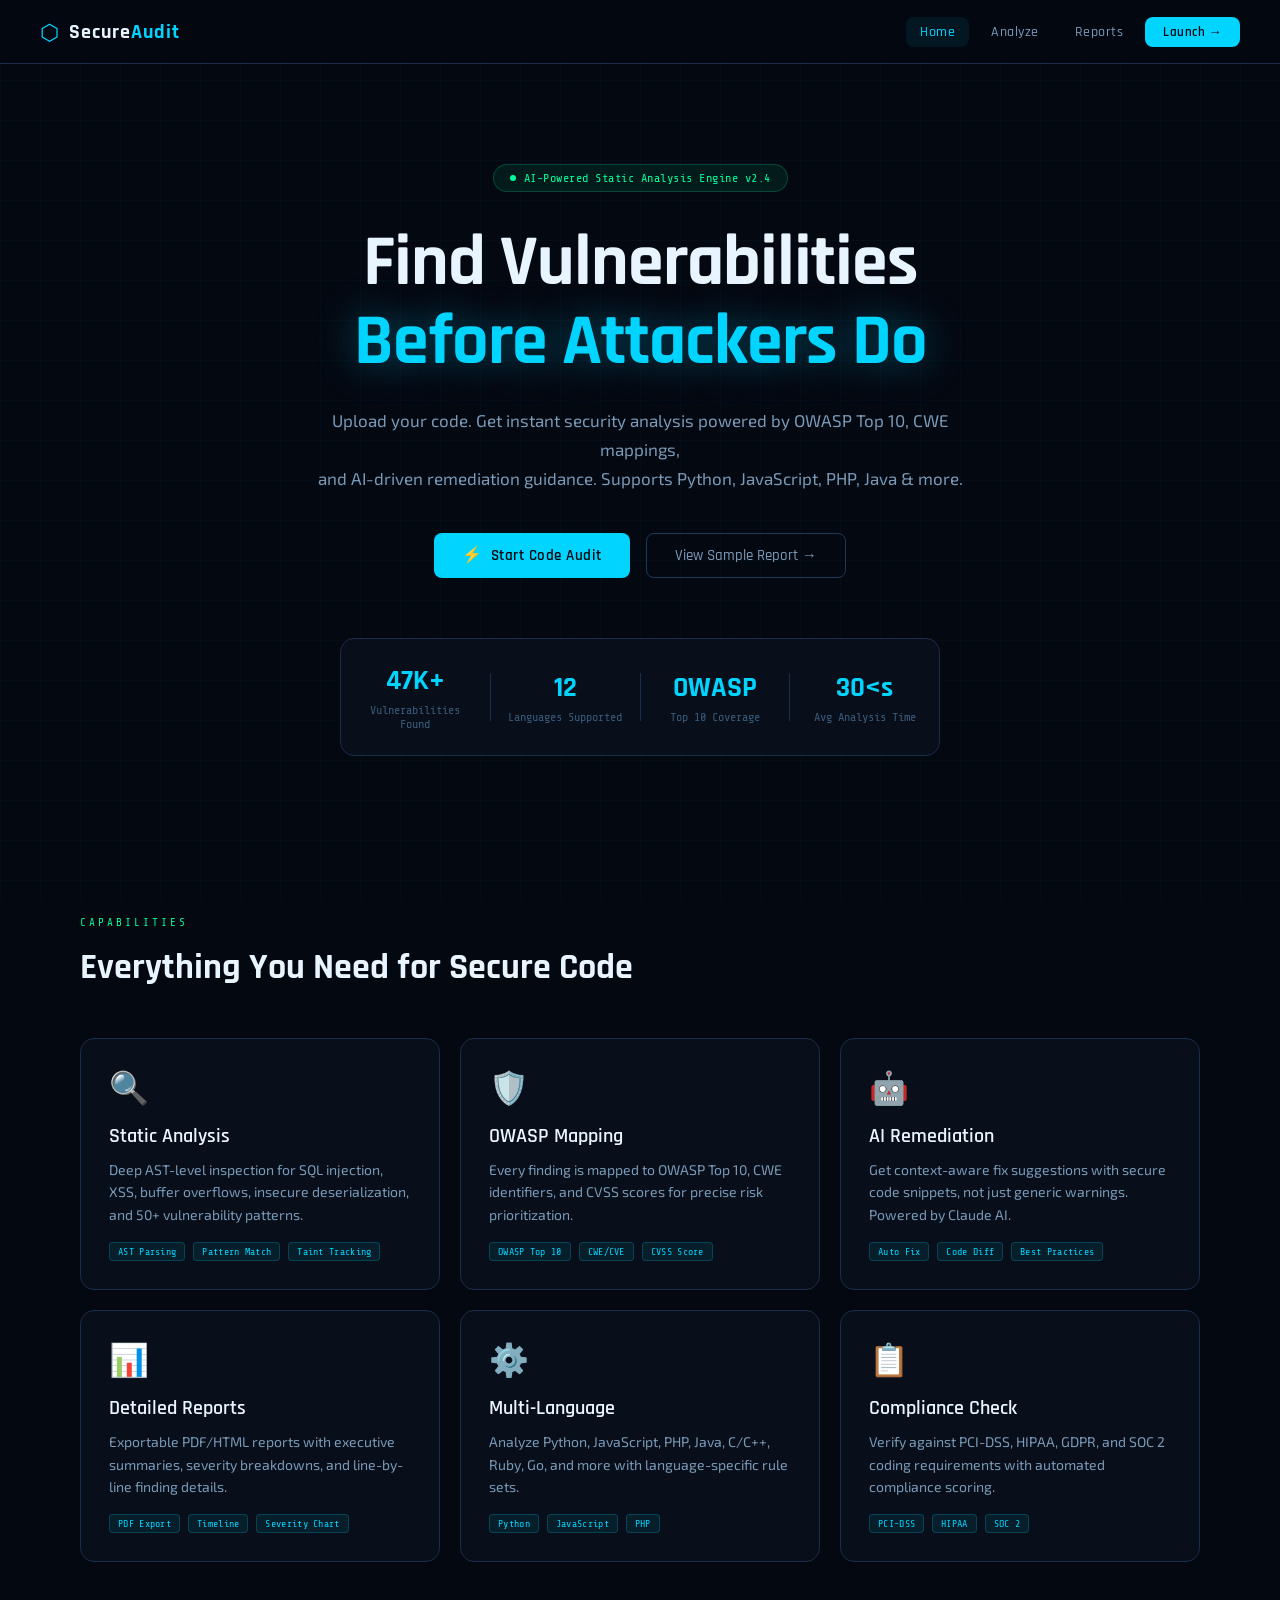
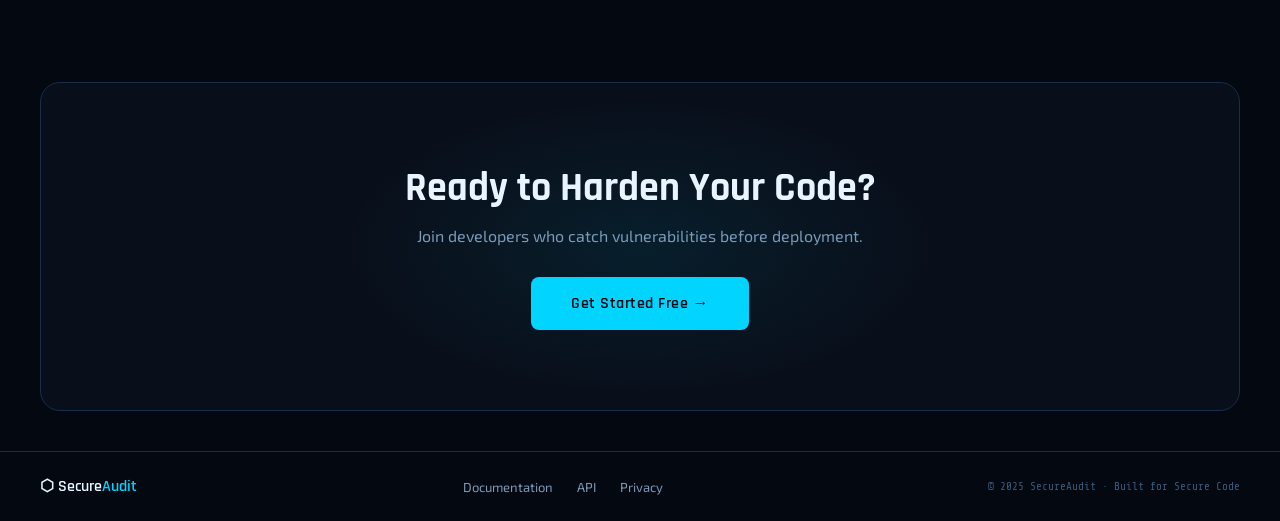
<file: index.html>
<!DOCTYPE html>
<html lang="en">
<head>
  <meta charset="UTF-8" />
  <meta name="viewport" content="width=device-width, initial-scale=1.0"/>
  <title>SecureAudit — Code Security Review Platform</title>
  <link rel="stylesheet" href="css/style.css"/>
  <link href="https://fonts.googleapis.com/css2?family=Share+Tech+Mono&family=Rajdhani:wght@400;500;600;700&family=Exo+2:wght@300;400;600&display=swap" rel="stylesheet"/>
</head>
<body class="index-page">

  <!-- Animated Grid Background -->
  <div class="grid-bg"></div>
  <div class="scan-line"></div>

  <!-- NAV -->
  <nav class="navbar">
    <div class="nav-brand">
      <span class="brand-icon">⬡</span>
      <span class="brand-name">Secure<span class="accent">Audit</span></span>
    </div>
    <div class="nav-links">
      <a href="index.html" class="nav-link active">Home</a>
      <a href="review.html" class="nav-link">Analyze</a>
      <a href="report.html" class="nav-link">Reports</a>
      <a href="login.html" class="nav-btn">Launch →</a>
    </div>
  </nav>

  <!-- HERO -->
  <section class="hero">
    <div class="hero-badge">
      <span class="badge-dot"></span>
      AI-Powered Static Analysis Engine v2.4
    </div>
    <h1 class="hero-title">
      Find Vulnerabilities<br/>
      <span class="title-accent">Before Attackers Do</span>
    </h1>
    <p class="hero-sub">
      Upload your code. Get instant security analysis powered by OWASP Top 10, CWE mappings,<br/>
      and AI-driven remediation guidance. Supports Python, JavaScript, PHP, Java & more.
    </p>
    <div class="hero-actions">
      <a href="review.html" class="btn-primary">
        <span class="btn-icon">⚡</span> Start Code Audit
      </a>
      <a href="report.html" class="btn-ghost">View Sample Report →</a>
    </div>

    <!-- Stats Row -->
    <div class="stats-row">
      <div class="stat-card">
        <div class="stat-num">47K+</div>
        <div class="stat-label">Vulnerabilities Found</div>
      </div>
      <div class="stat-divider"></div>
      <div class="stat-card">
        <div class="stat-num">12</div>
        <div class="stat-label">Languages Supported</div>
      </div>
      <div class="stat-divider"></div>
      <div class="stat-card">
        <div class="stat-num">OWASP</div>
        <div class="stat-label">Top 10 Coverage</div>
      </div>
      <div class="stat-divider"></div>
      <div class="stat-card">
        <div class="stat-num">&lt;30s</div>
        <div class="stat-label">Avg Analysis Time</div>
      </div>
    </div>
  </section>

  <!-- FEATURES -->
  <section class="features-section">
    <div class="section-label">CAPABILITIES</div>
    <h2 class="section-title">Everything You Need for Secure Code</h2>
    <div class="features-grid">
      <div class="feature-card" data-delay="0">
        <div class="feature-icon">🔍</div>
        <h3>Static Analysis</h3>
        <p>Deep AST-level inspection for SQL injection, XSS, buffer overflows, insecure deserialization, and 50+ vulnerability patterns.</p>
        <div class="feature-tags">
          <span>AST Parsing</span><span>Pattern Match</span><span>Taint Tracking</span>
        </div>
      </div>
      <div class="feature-card" data-delay="100">
        <div class="feature-icon">🛡️</div>
        <h3>OWASP Mapping</h3>
        <p>Every finding is mapped to OWASP Top 10, CWE identifiers, and CVSS scores for precise risk prioritization.</p>
        <div class="feature-tags">
          <span>OWASP Top 10</span><span>CWE/CVE</span><span>CVSS Score</span>
        </div>
      </div>
      <div class="feature-card" data-delay="200">
        <div class="feature-icon">🤖</div>
        <h3>AI Remediation</h3>
        <p>Get context-aware fix suggestions with secure code snippets, not just generic warnings. Powered by Claude AI.</p>
        <div class="feature-tags">
          <span>Auto Fix</span><span>Code Diff</span><span>Best Practices</span>
        </div>
      </div>
      <div class="feature-card" data-delay="300">
        <div class="feature-icon">📊</div>
        <h3>Detailed Reports</h3>
        <p>Exportable PDF/HTML reports with executive summaries, severity breakdowns, and line-by-line finding details.</p>
        <div class="feature-tags">
          <span>PDF Export</span><span>Timeline</span><span>Severity Chart</span>
        </div>
      </div>
      <div class="feature-card" data-delay="400">
        <div class="feature-icon">⚙️</div>
        <h3>Multi-Language</h3>
        <p>Analyze Python, JavaScript, PHP, Java, C/C++, Ruby, Go, and more with language-specific rule sets.</p>
        <div class="feature-tags">
          <span>Python</span><span>JavaScript</span><span>PHP</span>
        </div>
      </div>
      <div class="feature-card" data-delay="500">
        <div class="feature-icon">📋</div>
        <h3>Compliance Check</h3>
        <p>Verify against PCI-DSS, HIPAA, GDPR, and SOC 2 coding requirements with automated compliance scoring.</p>
        <div class="feature-tags">
          <span>PCI-DSS</span><span>HIPAA</span><span>SOC 2</span>
        </div>
      </div>
    </div>
  </section>

  <!-- CTA -->
  <section class="cta-section">
    <div class="cta-glow"></div>
    <div class="cta-content">
      <h2>Ready to Harden Your Code?</h2>
      <p>Join developers who catch vulnerabilities before deployment.</p>
      <a href="login.html" class="btn-primary large">Get Started Free →</a>
    </div>
  </section>

  <footer class="footer">
    <div class="footer-brand">⬡ Secure<span class="accent">Audit</span></div>
    <div class="footer-links">
      <a href="#">Documentation</a>
      <a href="#">API</a>
      <a href="#">Privacy</a>
    </div>
    <div class="footer-copy">© 2025 SecureAudit · Built for Secure Code</div>
  </footer>

  <script src="js/script.js"></script>
</body>
</html>
</file>
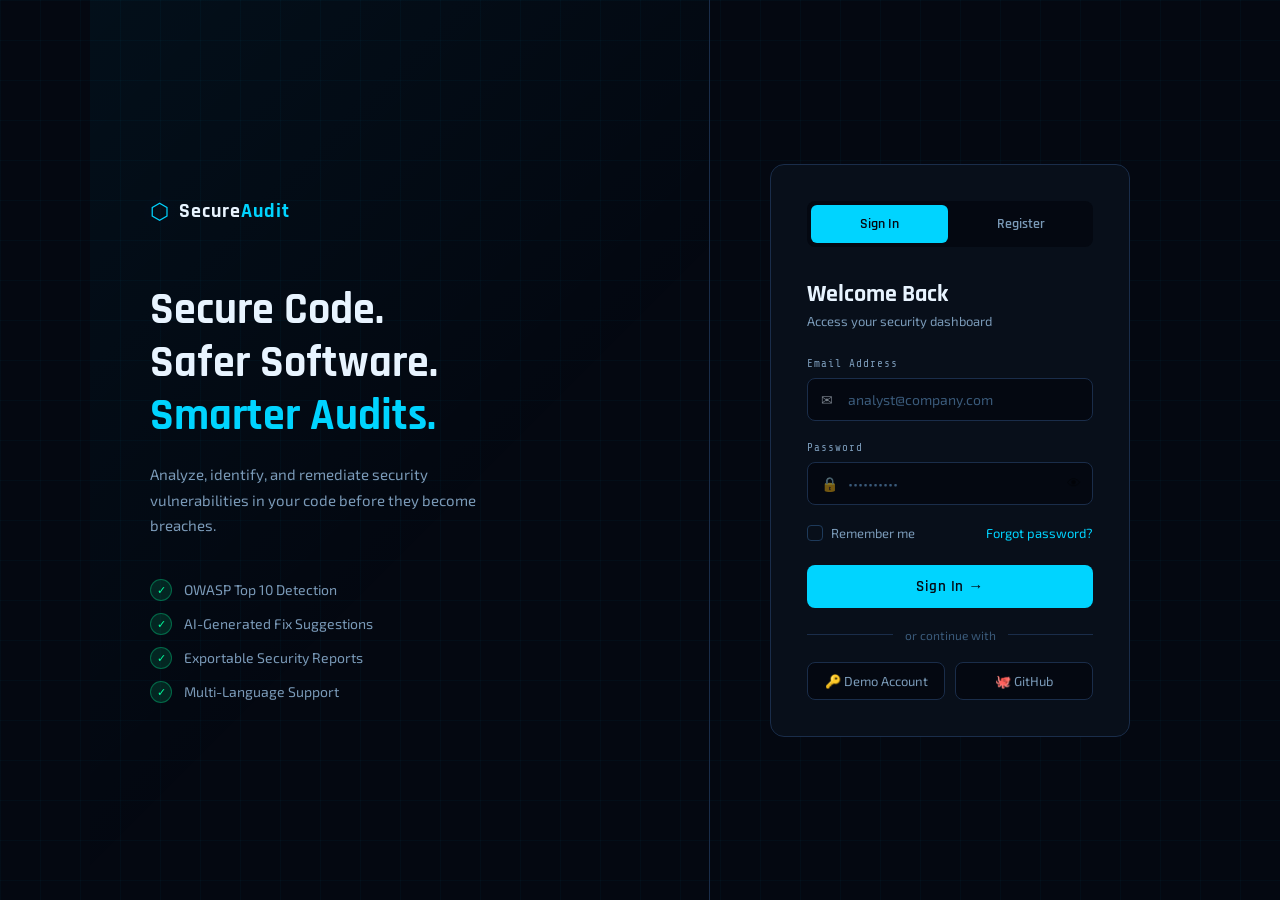
<file: login.html>
<!DOCTYPE html>
<html lang="en">
<head>
  <meta charset="UTF-8"/>
  <meta name="viewport" content="width=device-width, initial-scale=1.0"/>
  <title>SecureAudit — Login</title>
  <link rel="stylesheet" href="css/style.css"/>
  <link href="https://fonts.googleapis.com/css2?family=Share+Tech+Mono&family=Rajdhani:wght@400;500;600;700&family=Exo+2:wght@300;400;600&display=swap" rel="stylesheet"/>
</head>
<body class="login-page">
  <div class="grid-bg"></div>
  <div class="scan-line"></div>

  <div class="login-wrapper">
    <!-- Left Panel -->
    <div class="login-left">
      <a href="index.html" class="nav-brand login-logo">
        <span class="brand-icon">⬡</span>
        <span class="brand-name">Secure<span class="accent">Audit</span></span>
      </a>
      <div class="login-pitch">
        <h2>Secure Code.<br/>Safer Software.<br/><span class="accent">Smarter Audits.</span></h2>
        <p>Analyze, identify, and remediate security vulnerabilities in your code before they become breaches.</p>
      </div>
      <div class="login-features">
        <div class="lf-item"><span class="lf-icon">✓</span> OWASP Top 10 Detection</div>
        <div class="lf-item"><span class="lf-icon">✓</span> AI-Generated Fix Suggestions</div>
        <div class="lf-item"><span class="lf-icon">✓</span> Exportable Security Reports</div>
        <div class="lf-item"><span class="lf-icon">✓</span> Multi-Language Support</div>
      </div>
    </div>

    <!-- Right Panel — Form -->
    <div class="login-right">
      <div class="login-card">
        <div class="login-tabs">
          <button class="tab-btn active" id="signinTab" onclick="switchTab('signin')">Sign In</button>
          <button class="tab-btn" id="signupTab" onclick="switchTab('signup')">Register</button>
        </div>

        <!-- Sign In Form -->
        <div id="signinForm" class="auth-form active">
          <h3 class="form-heading">Welcome Back</h3>
          <p class="form-sub">Access your security dashboard</p>

          <div class="input-group">
            <label>Email Address</label>
            <div class="input-wrap">
              <span class="input-icon">✉</span>
              <input type="email" id="loginEmail" placeholder="analyst@company.com" class="form-input"/>
            </div>
          </div>

          <div class="input-group">
            <label>Password</label>
            <div class="input-wrap">
              <span class="input-icon">🔒</span>
              <input type="password" id="loginPassword" placeholder="••••••••••" class="form-input"/>
              <button class="toggle-pw" onclick="togglePw('loginPassword', this)">👁</button>
            </div>
          </div>

          <div class="form-row">
            <label class="checkbox-label">
              <input type="checkbox" id="rememberMe"/>
              <span class="checkbox-custom"></span>
              Remember me
            </label>
            <a href="#" class="forgot-link">Forgot password?</a>
          </div>

          <button class="btn-primary full" onclick="handleLogin()">
            <span id="loginBtnText">Sign In →</span>
          </button>

          <div class="divider"><span>or continue with</span></div>
          <div class="oauth-row">
            <button class="oauth-btn" onclick="demoLogin()">🔑 Demo Account</button>
            <button class="oauth-btn">🐙 GitHub</button>
          </div>
        </div>

        <!-- Register Form -->
        <div id="signupForm" class="auth-form">
          <h3 class="form-heading">Create Account</h3>
          <p class="form-sub">Start auditing code for free</p>

          <div class="input-group">
            <label>Full Name</label>
            <div class="input-wrap">
              <span class="input-icon">👤</span>
              <input type="text" placeholder="Security Analyst" class="form-input"/>
            </div>
          </div>
          <div class="input-group">
            <label>Email Address</label>
            <div class="input-wrap">
              <span class="input-icon">✉</span>
              <input type="email" placeholder="analyst@company.com" class="form-input"/>
            </div>
          </div>
          <div class="input-group">
            <label>Password</label>
            <div class="input-wrap">
              <span class="input-icon">🔒</span>
              <input type="password" id="regPassword" placeholder="Min 12 chars, mixed case, symbols" class="form-input" oninput="checkStrength(this.value)"/>
            </div>
            <div class="strength-bar">
              <div class="strength-fill" id="strengthFill"></div>
            </div>
            <div class="strength-label" id="strengthLabel">Enter a password</div>
          </div>
          <div class="input-group">
            <label>Role</label>
            <div class="input-wrap">
              <span class="input-icon">🛡</span>
              <select class="form-input form-select">
                <option>Security Engineer</option>
                <option>Developer</option>
                <option>Penetration Tester</option>
                <option>DevSecOps</option>
                <option>Student / Learning</option>
              </select>
            </div>
          </div>
          <button class="btn-primary full" onclick="handleRegister()">Create Account →</button>
        </div>

        <div id="loginMsg" class="login-msg"></div>
      </div>
    </div>
  </div>

  <script src="js/script.js"></script>
</body>
</html>
</file>
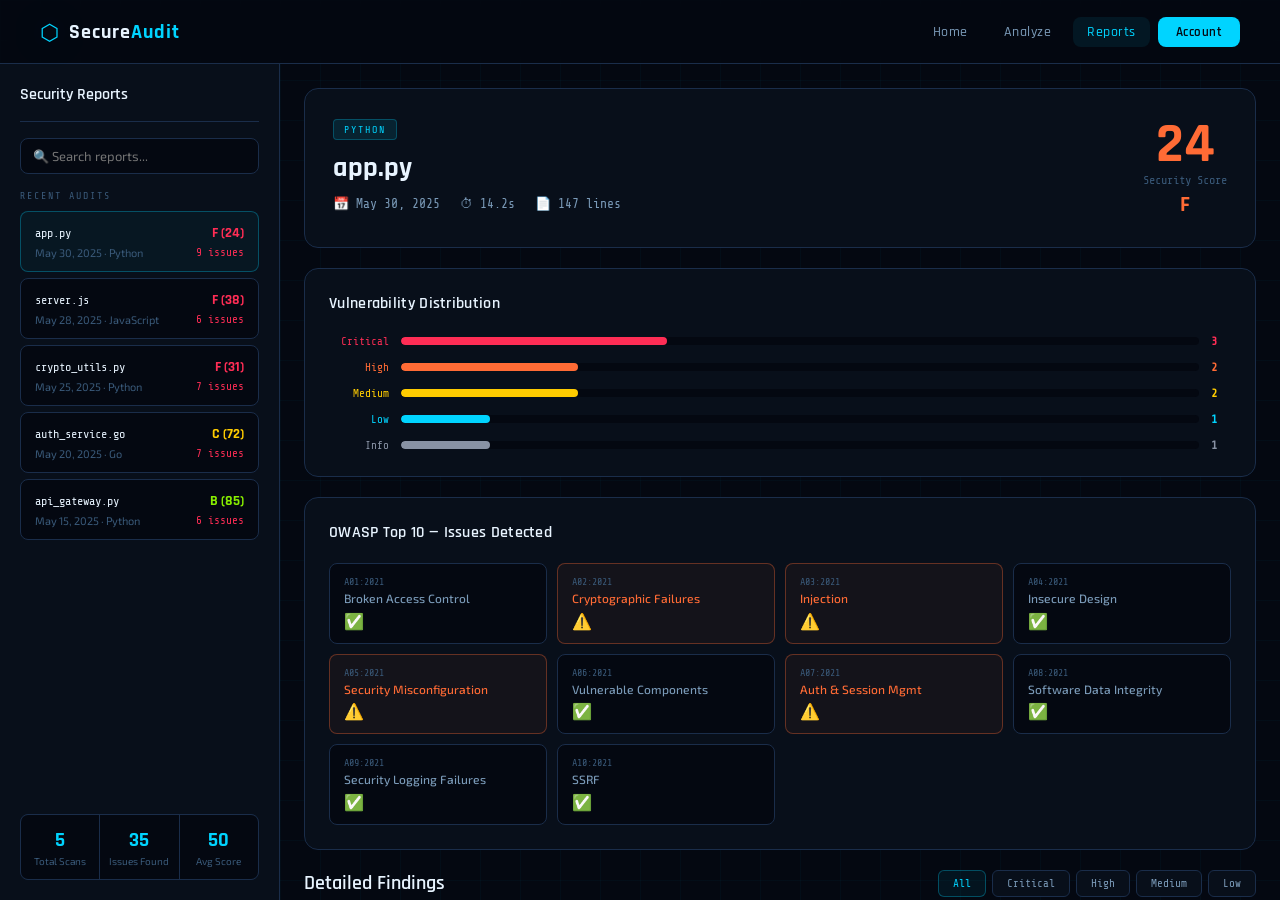
<file: report.html>
<!DOCTYPE html>
<html lang="en">
<head>
  <meta charset="UTF-8"/>
  <meta name="viewport" content="width=device-width, initial-scale=1.0"/>
  <title>SecureAudit — Security Report</title>
  <link rel="stylesheet" href="css/style.css"/>
  <link href="https://fonts.googleapis.com/css2?family=Share+Tech+Mono&family=Rajdhani:wght@400;500;600;700&family=Exo+2:wght@300;400;600&display=swap" rel="stylesheet"/>
</head>
<body class="report-page">
  <div class="grid-bg"></div>

  <nav class="navbar">
    <div class="nav-brand">
      <a href="index.html" style="text-decoration:none;display:flex;align-items:center;gap:10px;color:inherit">
        <span class="brand-icon">⬡</span>
        <span class="brand-name">Secure<span class="accent">Audit</span></span>
      </a>
    </div>
    <div class="nav-links">
      <a href="index.html" class="nav-link">Home</a>
      <a href="review.html" class="nav-link">Analyze</a>
      <a href="report.html" class="nav-link active">Reports</a>
      <a href="login.html" class="nav-btn">Account</a>
    </div>
  </nav>

  <div class="report-layout">
    <!-- SIDEBAR -->
    <aside class="report-sidebar">
      <div class="sidebar-header">Security Reports</div>

      <div class="sidebar-search">
        <input type="text" placeholder="🔍 Search reports..." class="sidebar-search-input" oninput="filterReports(this.value)"/>
      </div>

      <div class="sidebar-section-label">RECENT AUDITS</div>
      <div id="reportsList" class="reports-list">
        <!-- Populated by JS -->
      </div>

      <div class="sidebar-stats">
        <div class="ss-item">
          <div class="ss-num" id="totalScans">—</div>
          <div class="ss-label">Total Scans</div>
        </div>
        <div class="ss-item">
          <div class="ss-num" id="totalVulns">—</div>
          <div class="ss-label">Issues Found</div>
        </div>
        <div class="ss-item">
          <div class="ss-num" id="avgScore">—</div>
          <div class="ss-label">Avg Score</div>
        </div>
      </div>
    </aside>

    <!-- MAIN REPORT CONTENT -->
    <main class="report-main">
      <div id="reportPlaceholder" class="report-placeholder">
        <div class="placeholder-icon">📋</div>
        <h3>Select a Report</h3>
        <p>Choose a report from the sidebar or run a new analysis to see detailed security findings.</p>
        <a href="review.html" class="btn-primary">Start New Analysis →</a>
      </div>

      <div id="reportContent" class="report-content" style="display:none">
        <!-- Report Header -->
        <div class="report-header-card">
          <div class="rh-left">
            <div class="report-badge" id="rBadgeLang">PYTHON</div>
            <h2 class="report-filename" id="rFilename">app.py</h2>
            <div class="report-meta">
              <span id="rDate">📅 May 30, 2025</span>
              <span id="rTime">⏱ 14.2s</span>
              <span id="rLines">📄 147 lines</span>
            </div>
          </div>
          <div class="rh-right">
            <div class="big-score" id="rBigScore">
              <div class="big-score-num" id="rScoreNum">42</div>
              <div class="big-score-label">Security Score</div>
              <div class="big-score-grade" id="rScoreGrade">F</div>
            </div>
          </div>
        </div>

        <!-- Score Bar Chart -->
        <div class="severity-chart-card">
          <div class="chart-title">Vulnerability Distribution</div>
          <div class="severity-chart" id="severityChart">
            <!-- Populated by JS -->
          </div>
        </div>

        <!-- OWASP Coverage -->
        <div class="owasp-card">
          <div class="chart-title">OWASP Top 10 — Issues Detected</div>
          <div class="owasp-grid" id="owaspGrid">
            <!-- Populated by JS -->
          </div>
        </div>

        <!-- Findings Detail -->
        <div class="findings-detail-header">
          <h3>Detailed Findings</h3>
          <div class="findings-filter">
            <button class="filter-btn active" onclick="filterFindings('all', this)">All</button>
            <button class="filter-btn" onclick="filterFindings('critical', this)">Critical</button>
            <button class="filter-btn" onclick="filterFindings('high', this)">High</button>
            <button class="filter-btn" onclick="filterFindings('medium', this)">Medium</button>
            <button class="filter-btn" onclick="filterFindings('low', this)">Low</button>
          </div>
        </div>
        <div id="detailFindings" class="detail-findings"></div>

        <!-- Recommendations -->
        <div class="recommendations-card">
          <div class="rec-header">
            <span>🎯</span>
            <h3>Secure Coding Recommendations</h3>
          </div>
          <div id="recList" class="rec-list"></div>
        </div>

        <!-- Export Actions -->
        <div class="export-actions">
          <button class="btn-primary" onclick="exportReport('pdf')">📄 Export PDF Report</button>
          <button class="btn-secondary" onclick="exportReport('json')">⬇ Download JSON</button>
          <button class="btn-secondary" onclick="window.location.href='review.html'">🔄 New Analysis</button>
        </div>
      </div>
    </main>
  </div>

  <script src="js/script.js"></script>
</body>
</html>
</file>
<file: css/style.css>
/* ==========================================
   SECUREAUDIT — CYBERPUNK DARK THEME
   ========================================== */

:root {
  --bg-dark: #040811;
  --bg-panel: #080f1a;
  --bg-card: #0c1525;
  --bg-card2: #101c2e;
  --border: #1a2d4a;
  --border-bright: #1e3a5a;
  --accent: #00d4ff;
  --accent2: #00ff9d;
  --accent3: #ff6b35;
  --critical: #ff2d55;
  --high: #ff6b35;
  --medium: #ffcc00;
  --low: #00d4ff;
  --info: #8892a4;
  --text-primary: #e8f4ff;
  --text-secondary: #7a9ab8;
  --text-muted: #3a5a7a;
  --font-mono: 'Share Tech Mono', monospace;
  --font-heading: 'Rajdhani', sans-serif;
  --font-body: 'Exo 2', sans-serif;
  --glow-accent: 0 0 20px rgba(0,212,255,0.3);
  --glow-critical: 0 0 20px rgba(255,45,85,0.4);
  --glow-success: 0 0 20px rgba(0,255,157,0.3);
  --radius: 8px;
  --radius-lg: 14px;
  --transition: all 0.2s ease;
}

* { margin: 0; padding: 0; box-sizing: border-box; }

body {
  background: var(--bg-dark);
  color: var(--text-primary);
  font-family: var(--font-body);
  min-height: 100vh;
  overflow-x: hidden;
}

/* ---- BACKGROUND GRID ---- */
.grid-bg {
  position: fixed;
  inset: 0;
  background-image:
    linear-gradient(rgba(0,212,255,0.03) 1px, transparent 1px),
    linear-gradient(90deg, rgba(0,212,255,0.03) 1px, transparent 1px);
  background-size: 40px 40px;
  pointer-events: none;
  z-index: 0;
}

.scan-line {
  position: fixed;
  top: -2px;
  left: 0;
  right: 0;
  height: 2px;
  background: linear-gradient(90deg, transparent, var(--accent), transparent);
  animation: scan 5s linear infinite;
  pointer-events: none;
  z-index: 1;
  opacity: 0.6;
}

@keyframes scan {
  from { top: -2px; }
  to { top: 100vh; }
}

/* ---- NAVBAR ---- */
.navbar {
  position: sticky;
  top: 0;
  z-index: 100;
  display: flex;
  align-items: center;
  justify-content: space-between;
  padding: 0 40px;
  height: 64px;
  background: rgba(4,8,17,0.9);
  backdrop-filter: blur(12px);
  border-bottom: 1px solid var(--border);
}

.nav-brand {
  display: flex;
  align-items: center;
  gap: 10px;
  text-decoration: none;
  color: inherit;
}

.brand-icon {
  font-size: 22px;
  color: var(--accent);
  filter: drop-shadow(var(--glow-accent));
}

.brand-name {
  font-family: var(--font-heading);
  font-size: 20px;
  font-weight: 700;
  letter-spacing: 1px;
  color: var(--text-primary);
}

.accent { color: var(--accent); }

.nav-links {
  display: flex;
  align-items: center;
  gap: 8px;
}

.nav-link {
  font-family: var(--font-heading);
  font-size: 14px;
  font-weight: 500;
  letter-spacing: 0.5px;
  color: var(--text-secondary);
  text-decoration: none;
  padding: 6px 14px;
  border-radius: var(--radius);
  transition: var(--transition);
}

.nav-link:hover, .nav-link.active {
  color: var(--accent);
  background: rgba(0,212,255,0.08);
}

.nav-btn {
  font-family: var(--font-heading);
  font-size: 13px;
  font-weight: 600;
  letter-spacing: 0.5px;
  color: var(--bg-dark);
  background: var(--accent);
  text-decoration: none;
  padding: 7px 18px;
  border-radius: var(--radius);
  transition: var(--transition);
}

.nav-btn:hover {
  background: #00eeff;
  box-shadow: var(--glow-accent);
}

/* ---- BUTTONS ---- */
.btn-primary {
  display: inline-flex;
  align-items: center;
  gap: 8px;
  font-family: var(--font-heading);
  font-size: 15px;
  font-weight: 600;
  letter-spacing: 0.5px;
  color: var(--bg-dark);
  background: var(--accent);
  border: none;
  padding: 12px 28px;
  border-radius: var(--radius);
  cursor: pointer;
  text-decoration: none;
  transition: var(--transition);
}

.btn-primary:hover {
  background: #00eeff;
  box-shadow: var(--glow-accent);
  transform: translateY(-1px);
}

.btn-primary.large { padding: 16px 40px; font-size: 16px; }
.btn-primary.full { width: 100%; justify-content: center; }

.btn-ghost {
  font-family: var(--font-heading);
  font-size: 15px;
  font-weight: 500;
  color: var(--text-secondary);
  background: transparent;
  border: 1px solid var(--border-bright);
  padding: 12px 28px;
  border-radius: var(--radius);
  cursor: pointer;
  text-decoration: none;
  transition: var(--transition);
}

.btn-ghost:hover {
  color: var(--accent);
  border-color: var(--accent);
}

.btn-ghost-sm {
  font-family: var(--font-heading);
  font-size: 13px;
  color: var(--text-secondary);
  background: transparent;
  border: 1px solid var(--border);
  padding: 8px 16px;
  border-radius: var(--radius);
  cursor: pointer;
  transition: var(--transition);
}

.btn-ghost-sm:hover { color: var(--accent); border-color: var(--accent); }

.btn-secondary {
  font-family: var(--font-heading);
  font-size: 14px;
  font-weight: 500;
  color: var(--accent);
  background: rgba(0,212,255,0.08);
  border: 1px solid rgba(0,212,255,0.3);
  padding: 10px 22px;
  border-radius: var(--radius);
  cursor: pointer;
  transition: var(--transition);
}

.btn-secondary:hover {
  background: rgba(0,212,255,0.15);
  box-shadow: var(--glow-accent);
}

/* ==========================================
   INDEX PAGE
   ========================================== */
.index-page { position: relative; }

.hero {
  position: relative;
  z-index: 2;
  text-align: center;
  padding: 100px 40px 80px;
  max-width: 1000px;
  margin: 0 auto;
}

.hero-badge {
  display: inline-flex;
  align-items: center;
  gap: 8px;
  font-family: var(--font-mono);
  font-size: 12px;
  color: var(--accent2);
  background: rgba(0,255,157,0.08);
  border: 1px solid rgba(0,255,157,0.2);
  padding: 6px 16px;
  border-radius: 100px;
  margin-bottom: 32px;
  letter-spacing: 0.5px;
}

.badge-dot {
  width: 6px;
  height: 6px;
  background: var(--accent2);
  border-radius: 50%;
  animation: pulse 2s infinite;
}

@keyframes pulse {
  0%, 100% { opacity: 1; transform: scale(1); }
  50% { opacity: 0.5; transform: scale(0.8); }
}

.hero-title {
  font-family: var(--font-heading);
  font-size: clamp(42px, 6vw, 72px);
  font-weight: 700;
  line-height: 1.1;
  letter-spacing: -1px;
  color: var(--text-primary);
  margin-bottom: 24px;
}

.title-accent {
  color: var(--accent);
  text-shadow: 0 0 40px rgba(0,212,255,0.4);
}

.hero-sub {
  font-size: 17px;
  color: var(--text-secondary);
  line-height: 1.7;
  max-width: 680px;
  margin: 0 auto 40px;
}

.hero-actions {
  display: flex;
  align-items: center;
  justify-content: center;
  gap: 16px;
  margin-bottom: 60px;
  flex-wrap: wrap;
}

.btn-icon { font-size: 16px; }

.stats-row {
  display: flex;
  align-items: center;
  justify-content: center;
  gap: 0;
  background: var(--bg-panel);
  border: 1px solid var(--border);
  border-radius: var(--radius-lg);
  overflow: hidden;
  max-width: 600px;
  margin: 0 auto;
}

.stat-card {
  flex: 1;
  padding: 24px 16px;
  text-align: center;
}

.stat-num {
  font-family: var(--font-heading);
  font-size: 28px;
  font-weight: 700;
  color: var(--accent);
}

.stat-label {
  font-size: 12px;
  color: var(--text-muted);
  margin-top: 4px;
  font-family: var(--font-mono);
}

.stat-divider {
  width: 1px;
  height: 48px;
  background: var(--border);
}

/* Features */
.features-section {
  position: relative;
  z-index: 2;
  max-width: 1200px;
  margin: 0 auto;
  padding: 80px 40px;
}

.section-label {
  font-family: var(--font-mono);
  font-size: 11px;
  letter-spacing: 3px;
  color: var(--accent2);
  margin-bottom: 16px;
}

.section-title {
  font-family: var(--font-heading);
  font-size: 36px;
  font-weight: 700;
  color: var(--text-primary);
  margin-bottom: 48px;
}

.features-grid {
  display: grid;
  grid-template-columns: repeat(auto-fit, minmax(300px, 1fr));
  gap: 20px;
}

.feature-card {
  background: var(--bg-panel);
  border: 1px solid var(--border);
  border-radius: var(--radius-lg);
  padding: 28px;
  transition: var(--transition);
  position: relative;
  overflow: hidden;
}

.feature-card::before {
  content: '';
  position: absolute;
  top: 0;
  left: 0;
  right: 0;
  height: 2px;
  background: linear-gradient(90deg, var(--accent), transparent);
  opacity: 0;
  transition: var(--transition);
}

.feature-card:hover {
  border-color: rgba(0,212,255,0.3);
  background: var(--bg-card);
  transform: translateY(-4px);
  box-shadow: 0 12px 40px rgba(0,0,0,0.4), var(--glow-accent);
}

.feature-card:hover::before { opacity: 1; }

.feature-icon {
  font-size: 32px;
  margin-bottom: 16px;
}

.feature-card h3 {
  font-family: var(--font-heading);
  font-size: 20px;
  font-weight: 600;
  color: var(--text-primary);
  margin-bottom: 10px;
}

.feature-card p {
  font-size: 14px;
  color: var(--text-secondary);
  line-height: 1.6;
  margin-bottom: 16px;
}

.feature-tags {
  display: flex;
  gap: 8px;
  flex-wrap: wrap;
}

.feature-tags span {
  font-family: var(--font-mono);
  font-size: 10px;
  color: var(--accent);
  background: rgba(0,212,255,0.08);
  border: 1px solid rgba(0,212,255,0.2);
  padding: 3px 8px;
  border-radius: 4px;
  letter-spacing: 0.3px;
}

/* CTA */
.cta-section {
  position: relative;
  z-index: 2;
  text-align: center;
  padding: 80px 40px;
  margin: 40px;
  background: var(--bg-panel);
  border: 1px solid var(--border);
  border-radius: 20px;
  overflow: hidden;
}

.cta-glow {
  position: absolute;
  top: 50%;
  left: 50%;
  transform: translate(-50%,-50%);
  width: 600px;
  height: 300px;
  background: radial-gradient(ellipse, rgba(0,212,255,0.08) 0%, transparent 70%);
  pointer-events: none;
}

.cta-content { position: relative; z-index: 1; }

.cta-content h2 {
  font-family: var(--font-heading);
  font-size: 40px;
  font-weight: 700;
  color: var(--text-primary);
  margin-bottom: 12px;
}

.cta-content p {
  color: var(--text-secondary);
  font-size: 16px;
  margin-bottom: 32px;
}

/* Footer */
.footer {
  position: relative;
  z-index: 2;
  display: flex;
  align-items: center;
  justify-content: space-between;
  padding: 24px 40px;
  border-top: 1px solid var(--border);
  flex-wrap: wrap;
  gap: 12px;
}

.footer-brand {
  font-family: var(--font-heading);
  font-size: 16px;
  font-weight: 600;
}

.footer-links {
  display: flex;
  gap: 24px;
}

.footer-links a {
  font-size: 13px;
  color: var(--text-secondary);
  text-decoration: none;
  transition: var(--transition);
}

.footer-links a:hover { color: var(--accent); }

.footer-copy {
  font-family: var(--font-mono);
  font-size: 11px;
  color: var(--text-muted);
}

/* ==========================================
   LOGIN PAGE
   ========================================== */
.login-page { display: flex; align-items: center; justify-content: center; min-height: 100vh; }

.login-wrapper {
  position: relative;
  z-index: 2;
  display: flex;
  width: 100%;
  max-width: 1100px;
  min-height: 100vh;
}

.login-left {
  flex: 1;
  padding: 60px;
  display: flex;
  flex-direction: column;
  justify-content: center;
  background: linear-gradient(135deg, rgba(0,212,255,0.04) 0%, transparent 60%);
  border-right: 1px solid var(--border);
}

.login-logo { margin-bottom: 60px; }

.login-pitch h2 {
  font-family: var(--font-heading);
  font-size: 44px;
  font-weight: 700;
  line-height: 1.2;
  color: var(--text-primary);
  margin-bottom: 20px;
}

.login-pitch p {
  font-size: 15px;
  color: var(--text-secondary);
  line-height: 1.7;
  margin-bottom: 40px;
  max-width: 360px;
}

.login-features { display: flex; flex-direction: column; gap: 12px; }

.lf-item {
  display: flex;
  align-items: center;
  gap: 12px;
  font-size: 14px;
  color: var(--text-secondary);
}

.lf-icon {
  width: 22px;
  height: 22px;
  background: rgba(0,255,157,0.12);
  border: 1px solid rgba(0,255,157,0.3);
  border-radius: 50%;
  display: flex;
  align-items: center;
  justify-content: center;
  font-size: 11px;
  color: var(--accent2);
  flex-shrink: 0;
}

.login-right {
  width: 480px;
  padding: 60px;
  display: flex;
  align-items: center;
  justify-content: center;
}

.login-card {
  width: 100%;
  background: var(--bg-panel);
  border: 1px solid var(--border);
  border-radius: var(--radius-lg);
  padding: 36px;
}

.login-tabs {
  display: flex;
  gap: 4px;
  background: var(--bg-dark);
  border-radius: var(--radius);
  padding: 4px;
  margin-bottom: 32px;
}

.tab-btn {
  flex: 1;
  padding: 10px;
  font-family: var(--font-heading);
  font-size: 14px;
  font-weight: 600;
  color: var(--text-secondary);
  background: transparent;
  border: none;
  border-radius: 6px;
  cursor: pointer;
  transition: var(--transition);
}

.tab-btn.active {
  color: var(--bg-dark);
  background: var(--accent);
}

.auth-form { display: none; }
.auth-form.active { display: block; }

.form-heading {
  font-family: var(--font-heading);
  font-size: 24px;
  font-weight: 700;
  color: var(--text-primary);
  margin-bottom: 4px;
}

.form-sub {
  font-size: 13px;
  color: var(--text-secondary);
  margin-bottom: 28px;
}

.input-group {
  margin-bottom: 20px;
}

.input-group label {
  display: block;
  font-family: var(--font-mono);
  font-size: 11px;
  letter-spacing: 1px;
  color: var(--text-secondary);
  margin-bottom: 8px;
}

.input-wrap {
  position: relative;
}

.input-icon {
  position: absolute;
  left: 14px;
  top: 50%;
  transform: translateY(-50%);
  font-size: 14px;
  opacity: 0.5;
  pointer-events: none;
  z-index: 1;
}

.form-input {
  width: 100%;
  background: var(--bg-dark);
  border: 1px solid var(--border);
  border-radius: var(--radius);
  padding: 12px 14px 12px 40px;
  font-family: var(--font-body);
  font-size: 14px;
  color: var(--text-primary);
  outline: none;
  transition: var(--transition);
}

.form-input:focus {
  border-color: var(--accent);
  box-shadow: 0 0 0 3px rgba(0,212,255,0.1);
}

.form-input::placeholder { color: var(--text-muted); }

.form-select {
  appearance: none;
  cursor: pointer;
}

.toggle-pw {
  position: absolute;
  right: 12px;
  top: 50%;
  transform: translateY(-50%);
  background: none;
  border: none;
  cursor: pointer;
  font-size: 14px;
  opacity: 0.5;
  transition: var(--transition);
}

.toggle-pw:hover { opacity: 1; }

.form-row {
  display: flex;
  align-items: center;
  justify-content: space-between;
  margin-bottom: 24px;
}

.checkbox-label {
  display: flex;
  align-items: center;
  gap: 8px;
  font-size: 13px;
  color: var(--text-secondary);
  cursor: pointer;
}

.checkbox-label input { display: none; }

.checkbox-custom {
  width: 16px;
  height: 16px;
  border: 1px solid var(--border-bright);
  border-radius: 4px;
  transition: var(--transition);
}

.checkbox-label input:checked + .checkbox-custom {
  background: var(--accent);
  border-color: var(--accent);
}

.forgot-link {
  font-size: 13px;
  color: var(--accent);
  text-decoration: none;
}

.forgot-link:hover { text-decoration: underline; }

.divider {
  display: flex;
  align-items: center;
  gap: 12px;
  margin: 20px 0;
  color: var(--text-muted);
  font-size: 12px;
}

.divider::before, .divider::after {
  content: '';
  flex: 1;
  height: 1px;
  background: var(--border);
}

.oauth-row { display: flex; gap: 10px; }

.oauth-btn {
  flex: 1;
  padding: 10px;
  font-family: var(--font-body);
  font-size: 13px;
  color: var(--text-secondary);
  background: var(--bg-dark);
  border: 1px solid var(--border);
  border-radius: var(--radius);
  cursor: pointer;
  transition: var(--transition);
}

.oauth-btn:hover { border-color: var(--accent); color: var(--accent); }

.strength-bar {
  height: 3px;
  background: var(--border);
  border-radius: 2px;
  margin-top: 8px;
  overflow: hidden;
}

.strength-fill {
  height: 100%;
  width: 0%;
  border-radius: 2px;
  transition: all 0.4s ease;
}

.strength-label {
  font-size: 11px;
  color: var(--text-muted);
  margin-top: 4px;
  font-family: var(--font-mono);
}

.login-msg {
  margin-top: 16px;
  font-size: 13px;
  text-align: center;
  padding: 8px;
  border-radius: var(--radius);
  display: none;
}

.login-msg.error { background: rgba(255,45,85,0.1); color: var(--critical); border: 1px solid rgba(255,45,85,0.2); display: block; }
.login-msg.success { background: rgba(0,255,157,0.1); color: var(--accent2); border: 1px solid rgba(0,255,157,0.2); display: block; }

/* ==========================================
   REVIEW PAGE
   ========================================== */
.review-page .navbar { position: sticky; top: 0; }

.review-layout {
  display: flex;
  height: calc(100vh - 64px);
  position: relative;
  z-index: 2;
}

/* Config Panel */
.config-panel {
  width: 280px;
  background: var(--bg-panel);
  border-right: 1px solid var(--border);
  overflow-y: auto;
  flex-shrink: 0;
  padding: 20px;
}

.config-panel::-webkit-scrollbar { width: 4px; }
.config-panel::-webkit-scrollbar-track { background: transparent; }
.config-panel::-webkit-scrollbar-thumb { background: var(--border-bright); border-radius: 2px; }

.panel-header {
  display: flex;
  align-items: center;
  gap: 8px;
  font-family: var(--font-heading);
  font-size: 14px;
  font-weight: 600;
  color: var(--text-primary);
  padding-bottom: 16px;
  border-bottom: 1px solid var(--border);
  margin-bottom: 20px;
  letter-spacing: 0.3px;
}

.panel-icon { font-size: 16px; }

.config-section { margin-bottom: 24px; }

.config-label {
  font-family: var(--font-mono);
  font-size: 10px;
  letter-spacing: 1.5px;
  color: var(--text-muted);
  display: block;
  margin-bottom: 10px;
}

.config-select {
  width: 100%;
  background: var(--bg-dark);
  border: 1px solid var(--border);
  border-radius: var(--radius);
  padding: 10px 12px;
  font-family: var(--font-body);
  font-size: 13px;
  color: var(--text-primary);
  outline: none;
  cursor: pointer;
  transition: var(--transition);
}

.config-select:focus { border-color: var(--accent); }

.depth-options { display: flex; flex-direction: column; gap: 8px; }

.depth-option { cursor: pointer; }
.depth-option input { display: none; }

.depth-card {
  display: flex;
  justify-content: space-between;
  align-items: center;
  padding: 10px 14px;
  background: var(--bg-dark);
  border: 1px solid var(--border);
  border-radius: var(--radius);
  transition: var(--transition);
}

.depth-option input:checked + .depth-card {
  border-color: var(--accent);
  background: rgba(0,212,255,0.06);
}

.depth-name { font-size: 13px; color: var(--text-primary); }
.depth-time { font-family: var(--font-mono); font-size: 11px; color: var(--accent); }

.check-list { display: flex; flex-direction: column; gap: 8px; }

.check-item {
  display: flex;
  align-items: center;
  gap: 8px;
  font-size: 12px;
  color: var(--text-secondary);
  cursor: pointer;
}

.check-item input { accent-color: var(--accent); width: 14px; height: 14px; }
.check-item span { line-height: 1.3; }

.template-btns { display: flex; flex-direction: column; gap: 6px; }

.tpl-btn {
  width: 100%;
  padding: 9px 12px;
  text-align: left;
  font-family: var(--font-mono);
  font-size: 11px;
  color: var(--text-secondary);
  background: var(--bg-dark);
  border: 1px solid var(--border);
  border-radius: var(--radius);
  cursor: pointer;
  transition: var(--transition);
}

.tpl-btn:hover { color: var(--accent); border-color: rgba(0,212,255,0.3); }

/* Review Main */
.review-main {
  flex: 1;
  overflow-y: auto;
  padding: 20px;
  display: flex;
  flex-direction: column;
  gap: 16px;
}

.review-main::-webkit-scrollbar { width: 4px; }
.review-main::-webkit-scrollbar-thumb { background: var(--border-bright); border-radius: 2px; }

/* Editor */
.editor-section {
  background: var(--bg-panel);
  border: 1px solid var(--border);
  border-radius: var(--radius-lg);
  overflow: hidden;
}

.editor-header {
  display: flex;
  align-items: center;
  justify-content: space-between;
  padding: 12px 16px;
  background: var(--bg-card);
  border-bottom: 1px solid var(--border);
}

.editor-tabs { display: flex; gap: 4px; }

.etab {
  padding: 6px 14px;
  font-family: var(--font-mono);
  font-size: 12px;
  color: var(--text-secondary);
  background: transparent;
  border: 1px solid transparent;
  border-radius: 6px;
  cursor: pointer;
  transition: var(--transition);
}

.etab.active {
  color: var(--accent);
  background: rgba(0,212,255,0.08);
  border-color: rgba(0,212,255,0.2);
}

.editor-actions { display: flex; align-items: center; gap: 8px; }

.editor-action-btn {
  padding: 5px 12px;
  font-family: var(--font-mono);
  font-size: 11px;
  color: var(--text-muted);
  background: transparent;
  border: 1px solid var(--border);
  border-radius: 5px;
  cursor: pointer;
  transition: var(--transition);
}

.editor-action-btn:hover { color: var(--text-secondary); border-color: var(--border-bright); }

.line-count {
  font-family: var(--font-mono);
  font-size: 11px;
  color: var(--text-muted);
  padding-left: 12px;
  border-left: 1px solid var(--border);
}

.editor-tab-content { display: none; }
.editor-tab-content.active { display: block; }

.code-editor-wrap {
  display: flex;
  height: 300px;
  overflow: hidden;
}

.line-numbers {
  font-family: var(--font-mono);
  font-size: 13px;
  line-height: 1.6;
  color: var(--text-muted);
  padding: 16px 12px;
  text-align: right;
  background: var(--bg-card);
  border-right: 1px solid var(--border);
  min-width: 48px;
  user-select: none;
  overflow: hidden;
  white-space: pre;
}

.code-editor {
  flex: 1;
  font-family: var(--font-mono);
  font-size: 13px;
  line-height: 1.6;
  color: var(--text-primary);
  background: var(--bg-dark);
  border: none;
  outline: none;
  padding: 16px;
  resize: none;
  overflow-y: auto;
  tab-size: 2;
}

.code-editor::placeholder { color: var(--text-muted); }
.code-editor::-webkit-scrollbar { width: 4px; }
.code-editor::-webkit-scrollbar-thumb { background: var(--border-bright); }

.upload-zone {
  padding: 60px;
  text-align: center;
  cursor: pointer;
  transition: var(--transition);
  border: 2px dashed var(--border);
  margin: 16px;
  border-radius: var(--radius);
}

.upload-zone:hover, .upload-zone.drag-over {
  border-color: var(--accent);
  background: rgba(0,212,255,0.04);
}

.upload-icon { font-size: 40px; margin-bottom: 12px; }
.upload-text { font-family: var(--font-heading); font-size: 18px; color: var(--text-primary); margin-bottom: 8px; }
.upload-sub { font-size: 12px; color: var(--text-muted); font-family: var(--font-mono); }

/* Analyze Bar */
.analyze-bar {
  display: flex;
  align-items: center;
  justify-content: space-between;
  background: var(--bg-panel);
  border: 1px solid var(--border);
  border-radius: var(--radius-lg);
  padding: 16px 20px;
  flex-wrap: wrap;
  gap: 12px;
}

.analyze-info { display: flex; align-items: center; gap: 12px; flex-wrap: wrap; }

.ai-badge {
  font-family: var(--font-mono);
  font-size: 11px;
  color: var(--accent2);
  background: rgba(0,255,157,0.08);
  border: 1px solid rgba(0,255,157,0.2);
  padding: 4px 12px;
  border-radius: 100px;
  letter-spacing: 0.3px;
}

.analyze-note { font-size: 13px; color: var(--text-muted); }

.btn-analyze {
  position: relative;
  padding: 14px 32px;
  font-family: var(--font-heading);
  font-size: 16px;
  font-weight: 700;
  letter-spacing: 0.5px;
  color: var(--bg-dark);
  background: var(--accent);
  border: none;
  border-radius: var(--radius);
  cursor: pointer;
  transition: var(--transition);
  overflow: hidden;
}

.btn-analyze:hover {
  background: #00eeff;
  box-shadow: var(--glow-accent);
  transform: translateY(-1px);
}

.btn-analyze:disabled {
  opacity: 0.5;
  cursor: not-allowed;
  transform: none;
}

.btn-pulse {
  position: absolute;
  inset: 0;
  background: linear-gradient(90deg, transparent 0%, rgba(255,255,255,0.2) 50%, transparent 100%);
  transform: translateX(-100%);
  animation: shimmer 2s infinite;
}

@keyframes shimmer {
  to { transform: translateX(200%); }
}

/* Progress */
.analysis-progress {
  background: var(--bg-panel);
  border: 1px solid var(--border);
  border-radius: var(--radius-lg);
  padding: 24px 20px;
}

.progress-steps {
  display: flex;
  justify-content: space-between;
  margin-bottom: 16px;
  flex-wrap: wrap;
  gap: 8px;
}

.prog-step {
  font-family: var(--font-mono);
  font-size: 11px;
  color: var(--text-muted);
  display: flex;
  align-items: center;
  gap: 6px;
  transition: var(--transition);
}

.prog-step.active { color: var(--accent); }
.prog-step.done { color: var(--accent2); }

.step-icon { font-size: 14px; }

.prog-step.active .step-icon { animation: spin 1s linear infinite; }

@keyframes spin {
  from { transform: rotate(0deg); }
  to { transform: rotate(360deg); }
}

.progress-bar-wrap {
  height: 4px;
  background: var(--border);
  border-radius: 2px;
  overflow: hidden;
}

.progress-bar-fill {
  height: 100%;
  width: 0%;
  background: linear-gradient(90deg, var(--accent), var(--accent2));
  border-radius: 2px;
  transition: width 0.4s ease;
}

/* Results */
.results-section { display: flex; flex-direction: column; gap: 16px; }

.results-summary {
  display: flex;
  align-items: center;
  justify-content: space-between;
  background: var(--bg-panel);
  border: 1px solid rgba(0,255,157,0.2);
  border-radius: var(--radius-lg);
  padding: 20px 24px;
  flex-wrap: wrap;
  gap: 12px;
}

.summary-title {
  display: flex;
  align-items: center;
  gap: 10px;
  font-family: var(--font-heading);
  font-size: 18px;
  font-weight: 600;
  color: var(--accent2);
}

.summary-time {
  font-family: var(--font-mono);
  font-size: 12px;
  color: var(--text-muted);
}

.severity-pills { display: flex; gap: 8px; flex-wrap: wrap; }

.sev-pill {
  display: flex;
  align-items: center;
  gap: 6px;
  padding: 6px 14px;
  border-radius: 100px;
  font-family: var(--font-mono);
  font-size: 12px;
  font-weight: 600;
  border: 1px solid;
}

.sev-pill.critical { color: var(--critical); border-color: rgba(255,45,85,0.3); background: rgba(255,45,85,0.08); }
.sev-pill.high { color: var(--high); border-color: rgba(255,107,53,0.3); background: rgba(255,107,53,0.08); }
.sev-pill.medium { color: var(--medium); border-color: rgba(255,204,0,0.3); background: rgba(255,204,0,0.08); }
.sev-pill.low { color: var(--low); border-color: rgba(0,212,255,0.3); background: rgba(0,212,255,0.08); }
.sev-pill.info { color: var(--info); border-color: rgba(136,146,164,0.3); background: rgba(136,146,164,0.08); }

.score-badge { text-align: center; }
.score-label { font-family: var(--font-mono); font-size: 10px; color: var(--text-muted); letter-spacing: 1px; }
.score-num { font-family: var(--font-heading); font-size: 36px; font-weight: 700; color: var(--text-primary); line-height: 1; }

/* Finding Cards */
.findings-container { display: flex; flex-direction: column; gap: 12px; }

.finding-card {
  background: var(--bg-panel);
  border: 1px solid var(--border);
  border-radius: var(--radius-lg);
  overflow: hidden;
  transition: var(--transition);
}

.finding-card:hover { border-color: var(--border-bright); }

.finding-header {
  display: flex;
  align-items: center;
  gap: 12px;
  padding: 16px 20px;
  cursor: pointer;
  user-select: none;
}

.finding-sev-dot {
  width: 10px;
  height: 10px;
  border-radius: 50%;
  flex-shrink: 0;
}

.sev-critical .finding-sev-dot { background: var(--critical); box-shadow: 0 0 8px var(--critical); }
.sev-high .finding-sev-dot { background: var(--high); box-shadow: 0 0 8px var(--high); }
.sev-medium .finding-sev-dot { background: var(--medium); box-shadow: 0 0 8px var(--medium); }
.sev-low .finding-sev-dot { background: var(--low); box-shadow: 0 0 8px var(--low); }
.sev-info .finding-sev-dot { background: var(--info); }

.finding-title {
  flex: 1;
  font-family: var(--font-heading);
  font-size: 16px;
  font-weight: 600;
  color: var(--text-primary);
}

.finding-tags { display: flex; gap: 6px; align-items: center; }

.finding-tag {
  font-family: var(--font-mono);
  font-size: 10px;
  padding: 2px 8px;
  border-radius: 4px;
  border: 1px solid var(--border);
  color: var(--text-muted);
}

.finding-tag.owasp { color: var(--accent); border-color: rgba(0,212,255,0.2); }
.finding-tag.cwe { color: var(--accent2); border-color: rgba(0,255,157,0.2); }
.finding-tag.cvss { font-weight: 700; }

.finding-expand { color: var(--text-muted); font-size: 12px; transition: var(--transition); }
.finding-card.expanded .finding-expand { transform: rotate(180deg); }

.finding-body {
  display: none;
  padding: 0 20px 20px;
  border-top: 1px solid var(--border);
}

.finding-card.expanded .finding-body { display: block; }

.finding-line {
  font-family: var(--font-mono);
  font-size: 11px;
  color: var(--text-muted);
  margin-bottom: 12px;
  padding-top: 12px;
}

.finding-code {
  background: var(--bg-dark);
  border: 1px solid var(--border);
  border-radius: var(--radius);
  padding: 14px 16px;
  font-family: var(--font-mono);
  font-size: 12px;
  color: var(--critical);
  overflow-x: auto;
  margin-bottom: 16px;
  line-height: 1.5;
}

.finding-desc {
  font-size: 13px;
  color: var(--text-secondary);
  line-height: 1.6;
  margin-bottom: 16px;
}

.finding-fix-label {
  font-family: var(--font-mono);
  font-size: 10px;
  letter-spacing: 1px;
  color: var(--accent2);
  margin-bottom: 8px;
}

.finding-fix {
  background: rgba(0,255,157,0.05);
  border: 1px solid rgba(0,255,157,0.15);
  border-radius: var(--radius);
  padding: 14px 16px;
  font-family: var(--font-mono);
  font-size: 12px;
  color: var(--accent2);
  overflow-x: auto;
  line-height: 1.5;
}

.results-actions {
  display: flex;
  gap: 12px;
  flex-wrap: wrap;
  padding: 16px 0;
}

/* ==========================================
   REPORT PAGE
   ========================================== */
.report-page .navbar { position: sticky; top: 0; }

.report-layout {
  display: flex;
  height: calc(100vh - 64px);
  position: relative;
  z-index: 2;
}

.report-sidebar {
  width: 280px;
  background: var(--bg-panel);
  border-right: 1px solid var(--border);
  overflow-y: auto;
  flex-shrink: 0;
  display: flex;
  flex-direction: column;
  padding: 20px;
}

.report-sidebar::-webkit-scrollbar { width: 4px; }
.report-sidebar::-webkit-scrollbar-thumb { background: var(--border-bright); }

.sidebar-header {
  font-family: var(--font-heading);
  font-size: 16px;
  font-weight: 600;
  color: var(--text-primary);
  padding-bottom: 16px;
  border-bottom: 1px solid var(--border);
  margin-bottom: 16px;
}

.sidebar-search { margin-bottom: 16px; }

.sidebar-search-input {
  width: 100%;
  background: var(--bg-dark);
  border: 1px solid var(--border);
  border-radius: var(--radius);
  padding: 9px 12px;
  font-family: var(--font-body);
  font-size: 13px;
  color: var(--text-primary);
  outline: none;
  transition: var(--transition);
}

.sidebar-search-input:focus { border-color: var(--accent); }

.sidebar-section-label {
  font-family: var(--font-mono);
  font-size: 10px;
  letter-spacing: 2px;
  color: var(--text-muted);
  margin-bottom: 10px;
}

.reports-list { flex: 1; display: flex; flex-direction: column; gap: 6px; margin-bottom: 20px; }

.report-item {
  padding: 12px 14px;
  background: var(--bg-dark);
  border: 1px solid var(--border);
  border-radius: var(--radius);
  cursor: pointer;
  transition: var(--transition);
}

.report-item:hover, .report-item.active {
  border-color: rgba(0,212,255,0.3);
  background: rgba(0,212,255,0.04);
}

.report-item-top {
  display: flex;
  align-items: center;
  justify-content: space-between;
  margin-bottom: 4px;
}

.report-item-name {
  font-family: var(--font-mono);
  font-size: 12px;
  color: var(--text-primary);
}

.report-item-score {
  font-family: var(--font-heading);
  font-size: 14px;
  font-weight: 700;
}

.score-a { color: var(--accent2); }
.score-b { color: #88ee00; }
.score-c { color: var(--medium); }
.score-d { color: var(--high); }
.score-f { color: var(--critical); }

.report-item-meta {
  display: flex;
  align-items: center;
  justify-content: space-between;
}

.report-item-date { font-size: 11px; color: var(--text-muted); }

.report-item-bugs {
  font-family: var(--font-mono);
  font-size: 11px;
  color: var(--critical);
}

.sidebar-stats {
  display: grid;
  grid-template-columns: repeat(3, 1fr);
  gap: 1px;
  background: var(--border);
  border: 1px solid var(--border);
  border-radius: var(--radius);
  overflow: hidden;
}

.ss-item {
  background: var(--bg-dark);
  padding: 12px 8px;
  text-align: center;
}

.ss-num { font-family: var(--font-heading); font-size: 20px; font-weight: 700; color: var(--accent); }
.ss-label { font-size: 10px; color: var(--text-muted); margin-top: 2px; }

/* Report Main */
.report-main {
  flex: 1;
  overflow-y: auto;
  padding: 24px;
}

.report-main::-webkit-scrollbar { width: 4px; }
.report-main::-webkit-scrollbar-thumb { background: var(--border-bright); }

.report-placeholder {
  display: flex;
  flex-direction: column;
  align-items: center;
  justify-content: center;
  height: 100%;
  gap: 16px;
  text-align: center;
}

.placeholder-icon { font-size: 60px; opacity: 0.3; }

.report-placeholder h3 {
  font-family: var(--font-heading);
  font-size: 24px;
  color: var(--text-primary);
}

.report-placeholder p {
  font-size: 14px;
  color: var(--text-secondary);
  max-width: 300px;
}

.report-content { display: flex; flex-direction: column; gap: 20px; }

.report-header-card {
  display: flex;
  justify-content: space-between;
  align-items: flex-start;
  background: var(--bg-panel);
  border: 1px solid var(--border);
  border-radius: var(--radius-lg);
  padding: 28px;
  flex-wrap: wrap;
  gap: 20px;
}

.report-badge {
  display: inline-block;
  font-family: var(--font-mono);
  font-size: 10px;
  letter-spacing: 2px;
  color: var(--accent);
  background: rgba(0,212,255,0.1);
  border: 1px solid rgba(0,212,255,0.25);
  padding: 4px 10px;
  border-radius: 4px;
  margin-bottom: 10px;
}

.report-filename {
  font-family: var(--font-heading);
  font-size: 28px;
  font-weight: 700;
  color: var(--text-primary);
  margin-bottom: 10px;
}

.report-meta {
  display: flex;
  gap: 20px;
  font-size: 13px;
  color: var(--text-secondary);
  font-family: var(--font-mono);
  flex-wrap: wrap;
}

.big-score { text-align: center; }
.big-score-num { font-family: var(--font-heading); font-size: 56px; font-weight: 700; line-height: 1; }
.big-score-label { font-size: 12px; color: var(--text-muted); font-family: var(--font-mono); margin-bottom: 4px; }
.big-score-grade { font-family: var(--font-heading); font-size: 22px; font-weight: 700; }

.severity-chart-card, .owasp-card {
  background: var(--bg-panel);
  border: 1px solid var(--border);
  border-radius: var(--radius-lg);
  padding: 24px;
}

.chart-title {
  font-family: var(--font-heading);
  font-size: 16px;
  font-weight: 600;
  color: var(--text-primary);
  margin-bottom: 20px;
  letter-spacing: 0.3px;
}

.severity-chart { display: flex; flex-direction: column; gap: 12px; }

.sev-bar-row {
  display: flex;
  align-items: center;
  gap: 12px;
}

.sev-bar-label {
  font-family: var(--font-mono);
  font-size: 11px;
  width: 60px;
  text-align: right;
  flex-shrink: 0;
}

.sev-bar-track {
  flex: 1;
  height: 8px;
  background: var(--bg-dark);
  border-radius: 4px;
  overflow: hidden;
}

.sev-bar-fill {
  height: 100%;
  border-radius: 4px;
  transition: width 0.8s ease;
}

.sev-bar-count {
  font-family: var(--font-mono);
  font-size: 12px;
  width: 20px;
  flex-shrink: 0;
  font-weight: 700;
}

.owasp-grid {
  display: grid;
  grid-template-columns: repeat(auto-fill, minmax(180px, 1fr));
  gap: 10px;
}

.owasp-item {
  padding: 12px 14px;
  background: var(--bg-dark);
  border: 1px solid var(--border);
  border-radius: var(--radius);
  transition: var(--transition);
}

.owasp-item.flagged {
  border-color: rgba(255,107,53,0.35);
  background: rgba(255,107,53,0.05);
}

.owasp-num {
  font-family: var(--font-mono);
  font-size: 10px;
  color: var(--text-muted);
  margin-bottom: 4px;
}

.owasp-name {
  font-size: 12px;
  color: var(--text-secondary);
  line-height: 1.3;
  font-weight: 500;
}

.owasp-item.flagged .owasp-name { color: var(--high); }

.owasp-flag {
  font-size: 16px;
  margin-top: 4px;
}

.findings-detail-header {
  display: flex;
  align-items: center;
  justify-content: space-between;
  flex-wrap: wrap;
  gap: 12px;
}

.findings-detail-header h3 {
  font-family: var(--font-heading);
  font-size: 20px;
  font-weight: 600;
  color: var(--text-primary);
}

.findings-filter { display: flex; gap: 6px; flex-wrap: wrap; }

.filter-btn {
  padding: 6px 14px;
  font-family: var(--font-mono);
  font-size: 11px;
  color: var(--text-secondary);
  background: var(--bg-panel);
  border: 1px solid var(--border);
  border-radius: 6px;
  cursor: pointer;
  transition: var(--transition);
}

.filter-btn.active, .filter-btn:hover {
  color: var(--accent);
  border-color: rgba(0,212,255,0.3);
  background: rgba(0,212,255,0.06);
}

.detail-findings { display: flex; flex-direction: column; gap: 12px; }

.recommendations-card {
  background: var(--bg-panel);
  border: 1px solid rgba(0,255,157,0.15);
  border-radius: var(--radius-lg);
  padding: 24px;
}

.rec-header {
  display: flex;
  align-items: center;
  gap: 10px;
  margin-bottom: 20px;
}

.rec-header h3 {
  font-family: var(--font-heading);
  font-size: 18px;
  font-weight: 600;
  color: var(--text-primary);
}

.rec-list { display: flex; flex-direction: column; gap: 14px; }

.rec-item {
  display: flex;
  gap: 14px;
  padding: 14px 16px;
  background: var(--bg-dark);
  border: 1px solid var(--border);
  border-radius: var(--radius);
  border-left: 3px solid var(--accent2);
}

.rec-num {
  font-family: var(--font-heading);
  font-size: 20px;
  font-weight: 700;
  color: var(--accent2);
  opacity: 0.4;
  flex-shrink: 0;
  min-width: 28px;
}

.rec-body {}
.rec-title { font-family: var(--font-heading); font-size: 15px; font-weight: 600; color: var(--text-primary); margin-bottom: 4px; }
.rec-desc { font-size: 13px; color: var(--text-secondary); line-height: 1.6; }

.export-actions {
  display: flex;
  gap: 12px;
  flex-wrap: wrap;
  padding: 8px 0 20px;
}

/* RESPONSIVE */
@media (max-width: 768px) {
  .navbar { padding: 0 16px; }
  .hero { padding: 60px 20px; }
  .features-section { padding: 40px 20px; }

  .review-layout, .report-layout {
    flex-direction: column;
    height: auto;
  }

  .config-panel, .report-sidebar {
    width: 100%;
    height: auto;
    border-right: none;
    border-bottom: 1px solid var(--border);
  }

  .login-wrapper { flex-direction: column; }
  .login-left { padding: 40px 24px; border-right: none; border-bottom: 1px solid var(--border); }
  .login-right { width: 100%; padding: 24px; }
  .report-main, .review-main { padding: 16px; }
  .stats-row { flex-direction: column; }
  .stat-divider { width: 100%; height: 1px; }
}
</file>
